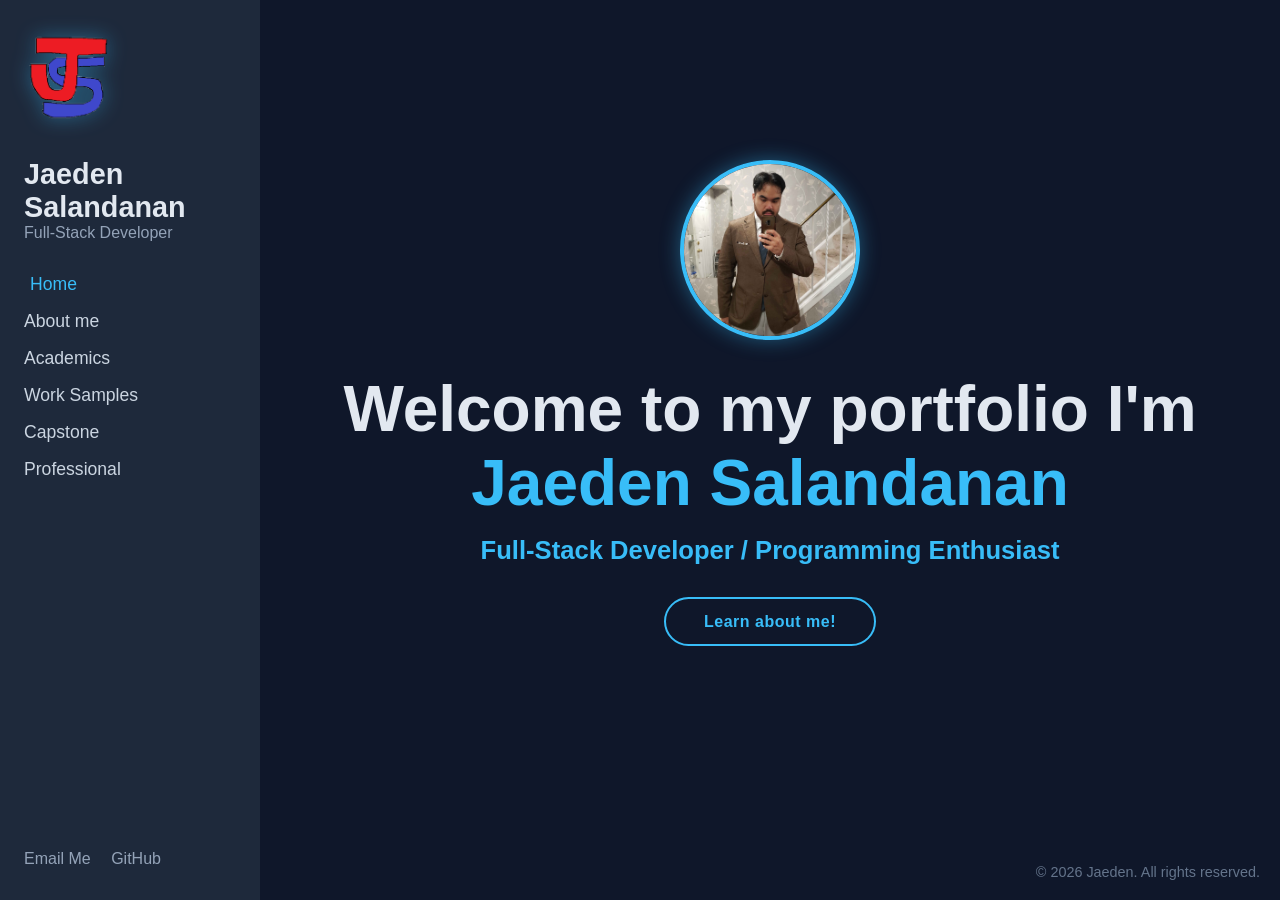
<file: index.html>
<!DOCTYPE html>
<html lang="en">
<head>
    <meta charset="UTF-8">
    <title>Jaeden | Home</title>
    <link rel="stylesheet" href="assets/css/styles.css">
</head>

<body class="home">

    <aside class="sidebar">
        <div class="sidebar-top">
            <img src="assets/docs/logo.png" alt="Logo" class="logo-img">
            <h2 class="name">Jaeden Salandanan</h2>
            <p class="role">Full-Stack Developer</p>

            <nav>
                <a href="index.html" class="active">Home</a>
                <a href="personal.html">About me</a>
                <a href="academic.html">Academics</a>
                <a href="work.html">Work Samples</a>
                <a href="capstone.html">Capstone</a>
                <a href="professional.html">Professional</a>
            </nav>
        </div>

        <div class="sidebar-bottom">
            <div class="socials">
                <a href="mailto:jaeden_salandanan@yahoo.com">Email Me</a>
                <a href="https://github.com/Juiceir" target="_blank" rel="noopener noreferrer">
                    GitHub
                </a>
            </div>
        </div>
    </aside>

    <main>
        <section class="hero">
            <img src="assets/docs/Portfoliopfp.jpg" alt="Profile Picture" class="profile-pic">

            <h1>Welcome to my portfolio I'm</h1>
            <h1><span class="accent">Jaeden Salandanan</span></h1>
            <h2>Full-Stack Developer / Programming Enthusiast</h2>

            <a class="btn-primary" href="personal.html">Learn about me!</a>
        </section>

    </main>

    <footer class="footer">
        © 2026 Jaeden. All rights reserved.
    </footer>

</body>
</html>
</file>
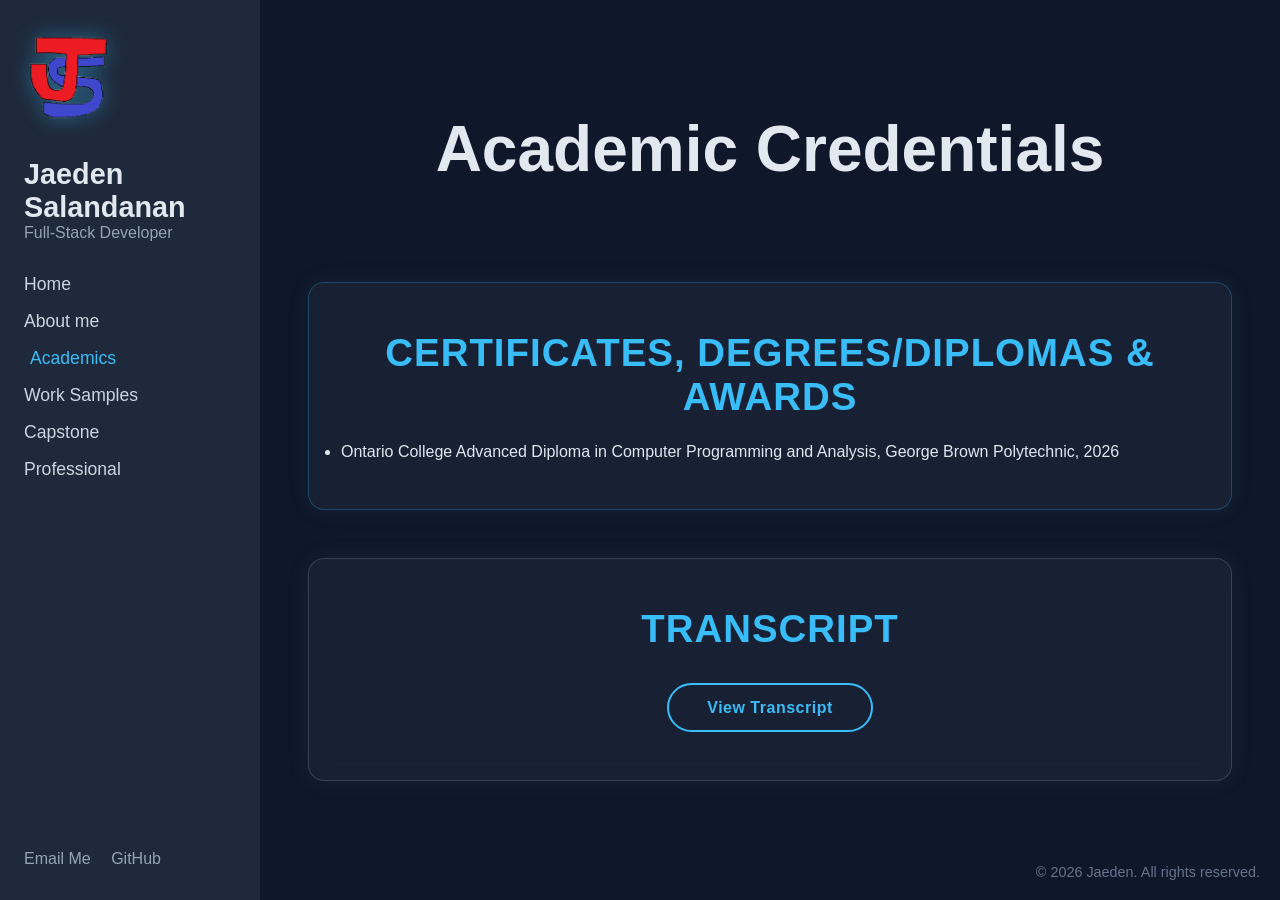
<file: academic.html>
<!DOCTYPE html>
<html lang="en">
<head>
    <meta charset="UTF-8">
    <title>Jaeden | Academics</title>
    <link rel="stylesheet" href="assets/css/styles.css">
</head>

<body class="academic">

    <aside class="sidebar">
        <div class="sidebar-top">
            <img src="assets/docs/logo.png" alt="Logo" class="logo-img">
            <h2 class="name">Jaeden Salandanan</h2>
            <p class="role">Full-Stack Developer</p>

            <nav>
                <a href="index.html">Home</a>
                <a href="personal.html">About me</a>
                <a href="academic.html" class="active">Academics</a>
                <a href="work.html">Work Samples</a>
                <a href="capstone.html">Capstone</a>
                <a href="professional.html">Professional</a>
            </nav>
        </div>

        <div class="sidebar-bottom">
            <div class="socials">
                <a href="mailto:jaeden_salandanan@yahoo.com">Email Me</a>
                <a href="https://github.com/Juiceir" target="_blank" rel="noopener noreferrer">
                    GitHub
                </a>
            </div>
        </div>
    </aside>

    <main>
        <section class="hero small-hero">
            <h1>Academic Credentials</h1>
        </section>

        <section class="section">
            <h2 class="section-title">Certificates, Degrees/Diplomas & Awards</h2>
            <ul>
                <li>Ontario College Advanced Diploma in Computer Programming and Analysis, George Brown Polytechnic, 2026</li>

            </ul>
        </section>

        <section class="section-alt">
            <h2 class="section-title">Transcript</h2>
            <a class="btn-primary"
               href="assets/docs/Academic_Transcript.pdf"
               target="_blank"
               rel="noopener noreferrer">
                View Transcript
            </a>
        </section>
    </main>

    <footer class="footer">
        © 2026 Jaeden. All rights reserved.
    </footer>

</body>
</file>
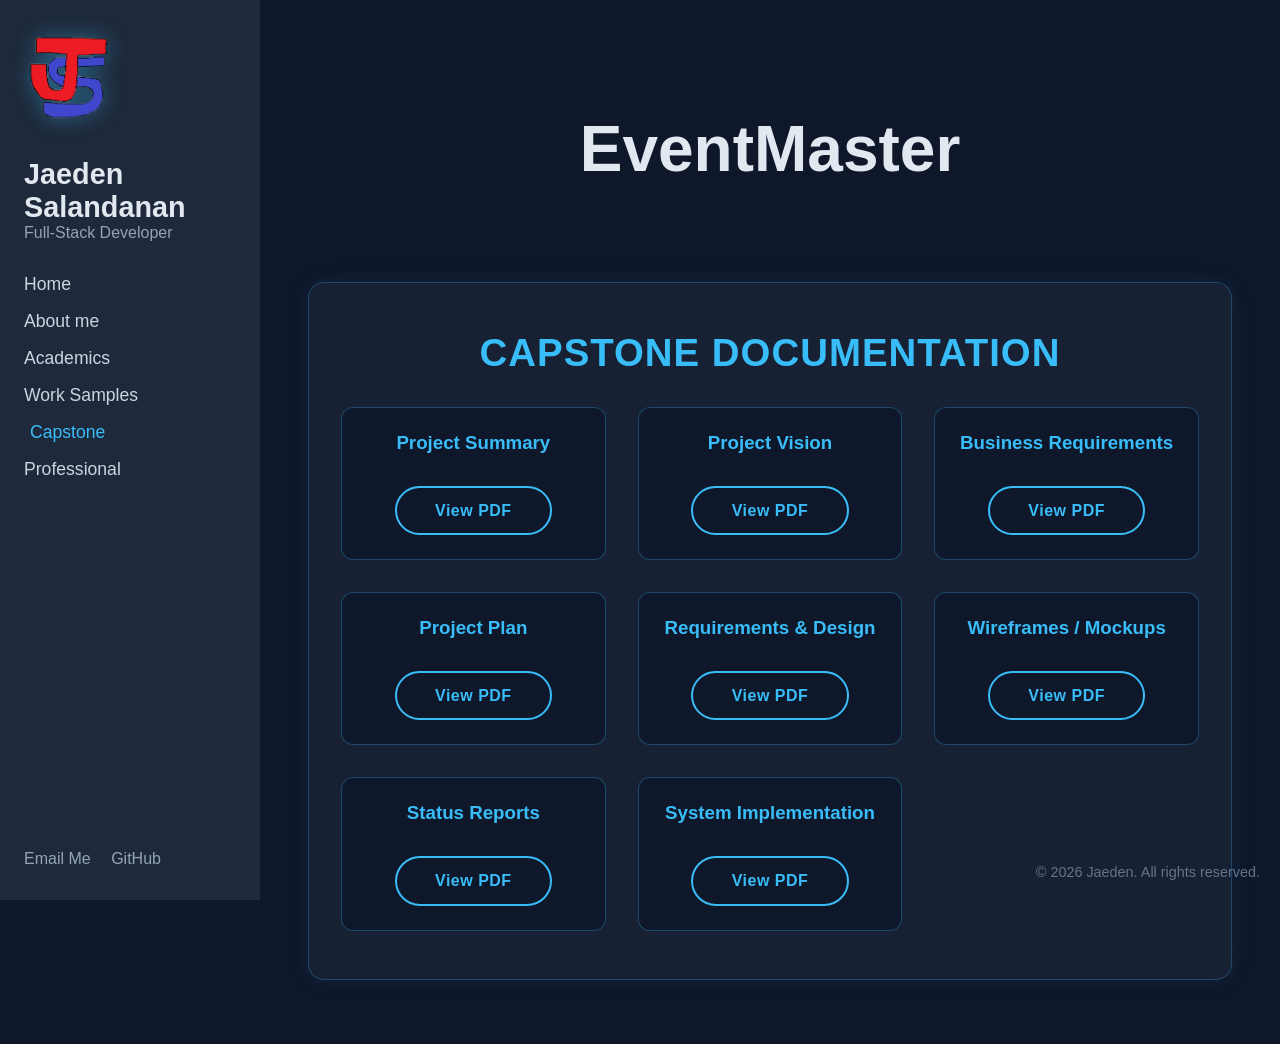
<file: capstone.html>
<!DOCTYPE html>
<html lang="en">
<head>
    <meta charset="UTF-8">
    <title>Jaeden | Capstone</title>
    <link rel="stylesheet" href="assets/css/styles.css">
</head>

<body class="capstone">

    <aside class="sidebar">
        <div class="sidebar-top">
            <img src="assets/docs/logo.png" alt="Logo" class="logo-img">
            <h2 class="name">Jaeden Salandanan</h2>
            <p class="role">Full-Stack Developer</p>

            <nav>
                <a href="index.html">Home</a>
                <a href="personal.html">About me</a>
                <a href="academic.html">Academics</a>
                <a href="work.html">Work Samples</a>
                <a href="capstone.html" class="active">Capstone</a>
                <a href="professional.html">Professional</a>
            </nav>
        </div>

        <div class="sidebar-bottom">
            <div class="socials">
                <a href="mailto:jaeden_salandanan@yahoo.com">Email Me</a>
                <a href="https://github.com/Juiceir" target="_blank" rel="noopener noreferrer">
                    GitHub
                </a>
            </div>
        </div>
    </aside>

    <main>
        <section class="hero small-hero">
            <h1>EventMaster</h1>
        </section>

        <section class="section">
            <h2 class="section-title">Capstone Documentation</h2>

            <div class="capstone-grid">

                <div class="capstone-card">
                    <h3>Project Summary</h3>
                    <a class="btn-primary" href="assets/docs/F24_T8_Project Summary.pdf" target="_blank">View PDF</a>
                </div>

                <div class="capstone-card">
                    <h3>Project Vision</h3>
                    <a class="btn-primary" href="assets/docs/F24_T8_Project Vision.pdf" target="_blank">View PDF</a>
                </div>

                <div class="capstone-card">
                    <h3>Business Requirements</h3>
                    <a class="btn-primary" href="assets/docs/F24_T8_High Level Requirements.pdf" target="_blank">View PDF</a>
                </div>

                <div class="capstone-card">
                    <h3>Project Plan</h3>
                    <a class="btn-primary" href="assets/docs/F25_T8_Project Plan_V2.pdf" target="_blank">View PDF</a>
                </div>

                <div class="capstone-card">
                    <h3>Requirements & Design</h3>
                    <a class="btn-primary" href="assets/docs/F24_T8_Requirements Analysis and Design.pdf" target="_blank">View PDF</a>
                </div>

                <div class="capstone-card">
                    <h3>Wireframes / Mockups</h3>
                    <a class="btn-primary" href="assets/docs/WireframeMockups.pdf" target="_blank">View PDF</a>
                </div>

                <div class="capstone-card">
                    <h3>Status Reports</h3>
                    <a class="btn-primary" href="assets/docs/T8_ProjectStatusReport1.pdf" target="_blank">View PDF</a>
                </div>

                <div class="capstone-card">
                    <h3>System Implementation</h3>
                    <a class="btn-primary" href="assets/docs/EventMaster System Implementation.pdf" target="_blank">View PDF</a>
                </div>

            </div>
        </section>
    </main>

    <footer class="footer">
        © 2026 Jaeden. All rights reserved.
    </footer>

</body>
</file>
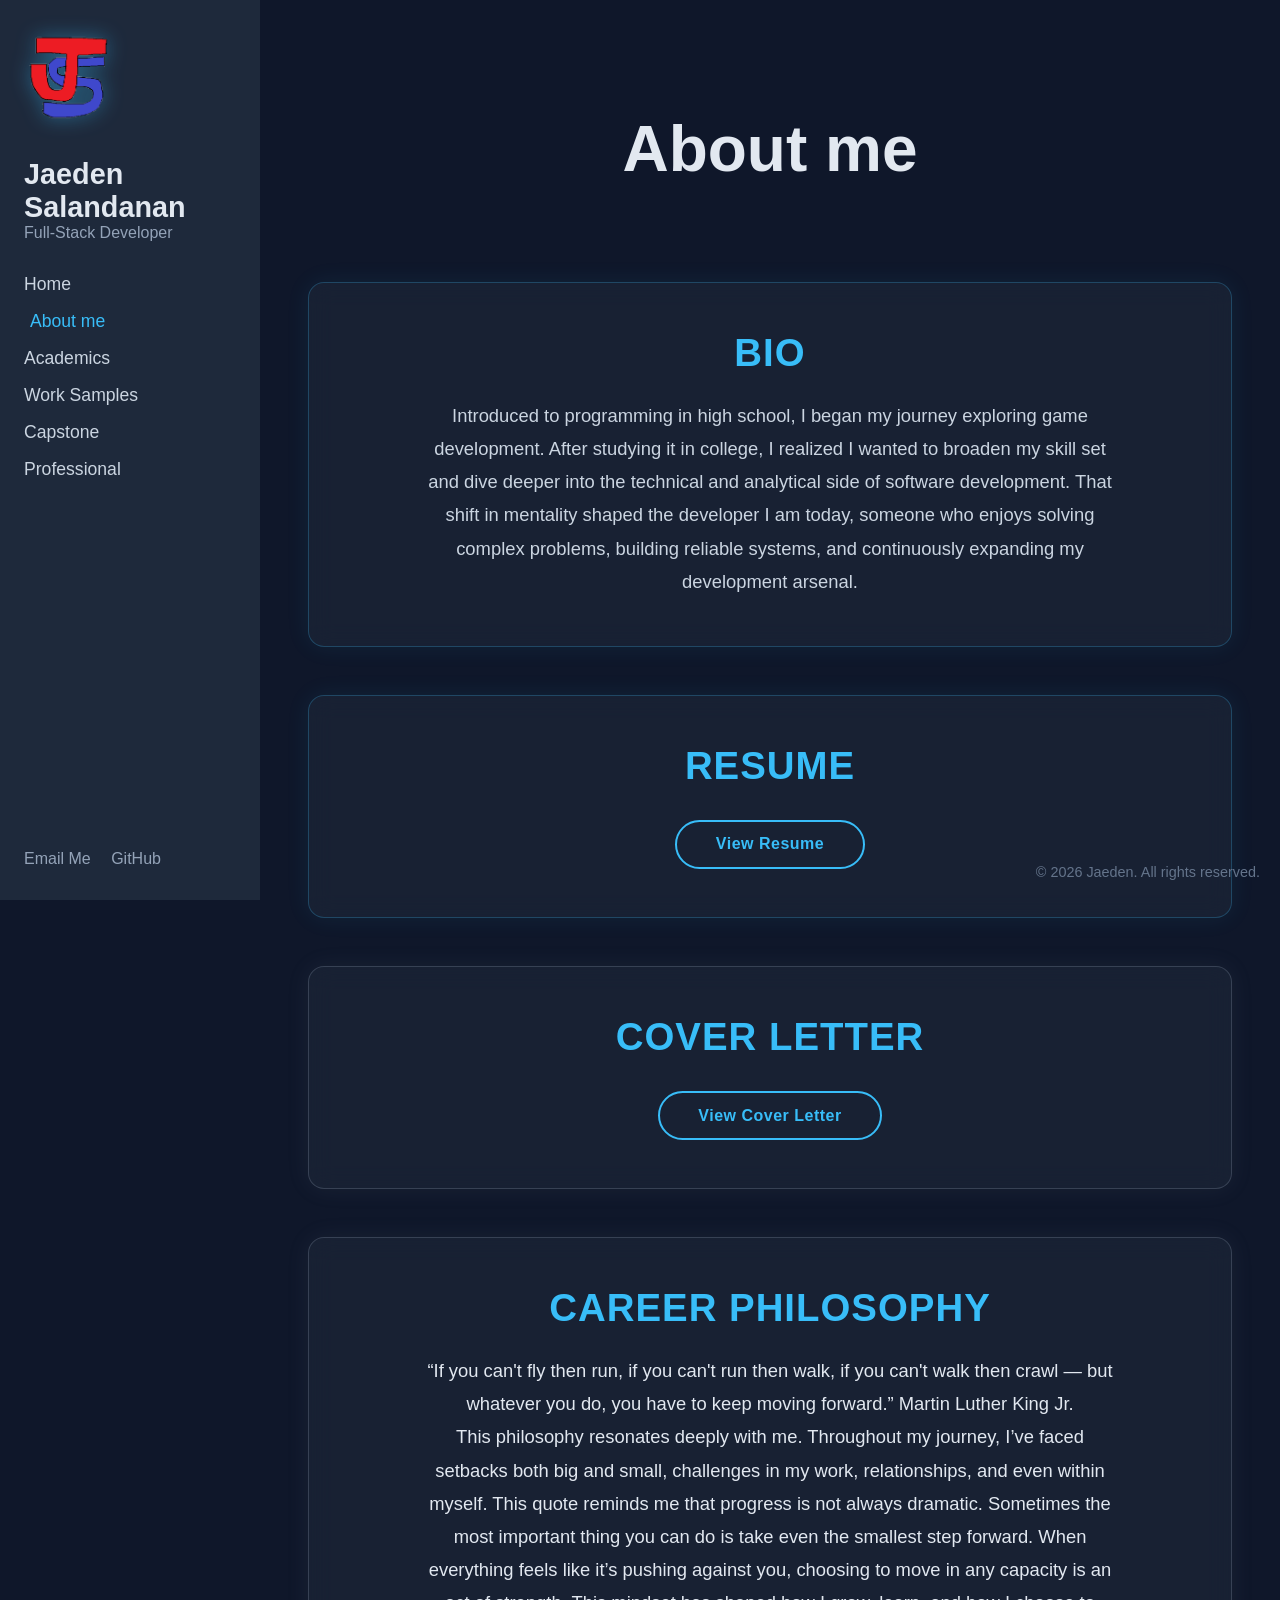
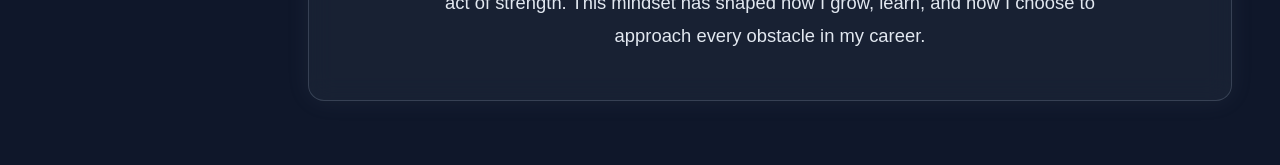
<file: personal.html>
<!DOCTYPE html>
<html lang="en">
<head>
    <meta charset="UTF-8">
    <title>Jaeden | About me</title>
    <link rel="stylesheet" href="assets/css/styles.css">
</head>
<body class="personal">

    <aside class="sidebar">
        <div class="sidebar-top">
            <img src="assets/docs/logo.png" alt="Logo" class="logo-img">
            <h2 class="name">Jaeden Salandanan</h2>
            <p class="role">Full-Stack Developer</p>

            <nav>
                <a href="index.html">Home</a>
                <a href="personal.html" class="active">About me</a>
                <a href="academic.html">Academics</a>
                <a href="work.html">Work Samples</a>
                <a href="capstone.html">Capstone</a>
                <a href="professional.html">Professional</a>
            </nav>
        </div>

        <div class="sidebar-bottom">
            <div class="socials">
                <a href="mailto:jaeden_salandanan@yahoo.com">Email Me</a>
                <a href="https://github.com/Juiceir" target="_blank" rel="noopener noreferrer">
                    GitHub
                </a>
            </div>
        </div>
    </aside>

    <main>
        <section class="hero small-hero">
            <h1>About me</h1>
        </section>

        <section class="section">
            <h2 class="section-title">Bio</h2>
            <p>Introduced to programming in high school, I began my journey exploring game development. After studying it in college, I realized I wanted to broaden my skill set and dive deeper into the technical and analytical side of software development. That shift in mentality shaped the developer I am today, someone who enjoys solving complex problems, building reliable systems, and continuously expanding my development arsenal.</p>
        </section>

        <section class="section">
            <h2 class="section-title">Resume</h2>
            <a class="btn-primary"
               href="assets/docs/JaedenSalandanan_Resume_2026.pdf"
               target="_blank"
               rel="noopener noreferrer">
                View Resume
            </a>
        </section>

        <section class="section-alt">
            <h2 class="section-title">Cover Letter</h2>
            <a class="btn-primary"
               href="assets/docs/JaedenSalandanan_CLTemplate.pdf"
               target="_blank"
               rel="noopener noreferrer">
                View Cover Letter
            </a>
        </section>

        <section class="section-alt">
            <h2 class="section-title">Career Philosophy</h2>
            <p>
                “If you can't fly then run, if you can't run then walk, if you can't walk then crawl — but whatever you do, you have to keep moving forward.” Martin Luther King Jr.
            </p>
            <p>This philosophy resonates deeply with me. Throughout my journey, I’ve faced setbacks both big and small, challenges in my work, relationships, and even within myself. This quote reminds me that progress is not always dramatic. Sometimes the most important thing you can do is take even the smallest step forward. When everything feels like it’s pushing against you, choosing to move in any capacity is an act of strength. This mindset has shaped how I grow, learn, and how I choose to approach every obstacle in my career.</p>
        </section>
    </main>

    <footer class="footer">
        © 2026 Jaeden. All rights reserved.
    </footer>

</body>
</html>
</file>
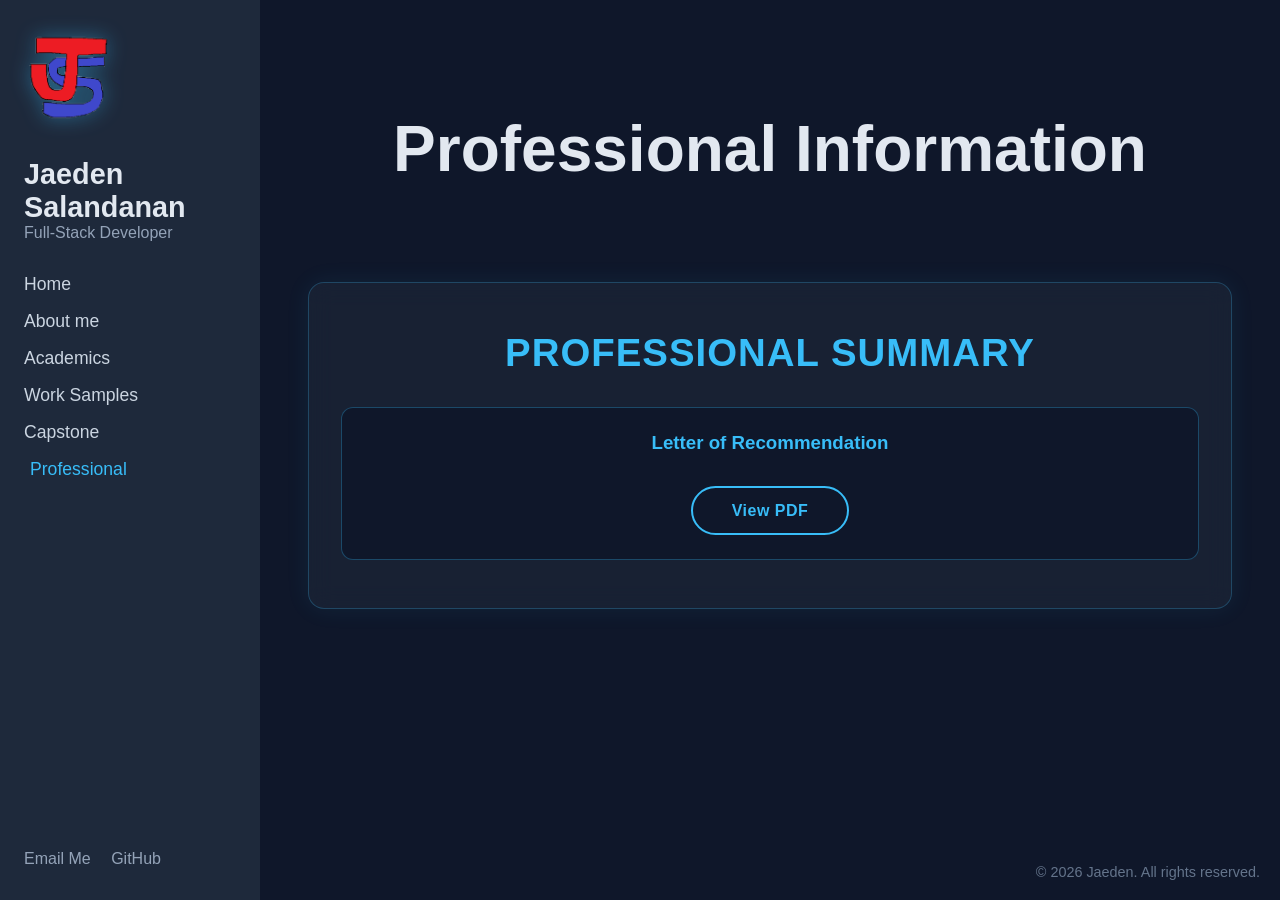
<file: professional.html>
<!DOCTYPE html>
<html lang="en">
<head>
    <meta charset="UTF-8">
    <title>Jaeden | Professional</title>
    <link rel="stylesheet" href="assets/css/styles.css">
</head>

<body class="professional">

    <aside class="sidebar">
        <div class="sidebar-top">
            <img src="assets/docs/logo.png" alt="Logo" class="logo-img">
            <h2 class="name">Jaeden Salandanan</h2>
            <p class="role">Full-Stack Developer</p>

            <nav>
                <a href="index.html">Home</a>
                <a href="personal.html">About me</a>
                <a href="academic.html">Academics</a>
                <a href="work.html">Work Samples</a>
                <a href="capstone.html">Capstone</a>
                <a href="professional.html" class="active">Professional</a>
            </nav>
        </div>

        <div class="sidebar-bottom">
            <div class="socials">
                <a href="mailto:jaeden_salandanan@yahoo.com">Email Me</a>
                <a href="https://github.com/Juiceir" target="_blank" rel="noopener noreferrer">
                GitHub
                </a>
            </div>
        </div>
    </aside>

  <main>
  <section class="hero small-hero">
    <h1>Professional Information</h1>
  </section>

  <section class="section">
    <h2 class="section-title">Professional Summary</h2>

    <div class="professional-grid">
      <div class="professional-card">
        <h3>Letter of Recommendation</h3>
        <a class="btn-primary" href="assets/docs/LOR_Jaeden_Salandanan_W2026.pdf" target="_blank">View PDF</a>
      </div>
    </div>
  </section>
</main>

    <footer class="footer">
        © 2026 Jaeden. All rights reserved.
    </footer>

</body>
</file>
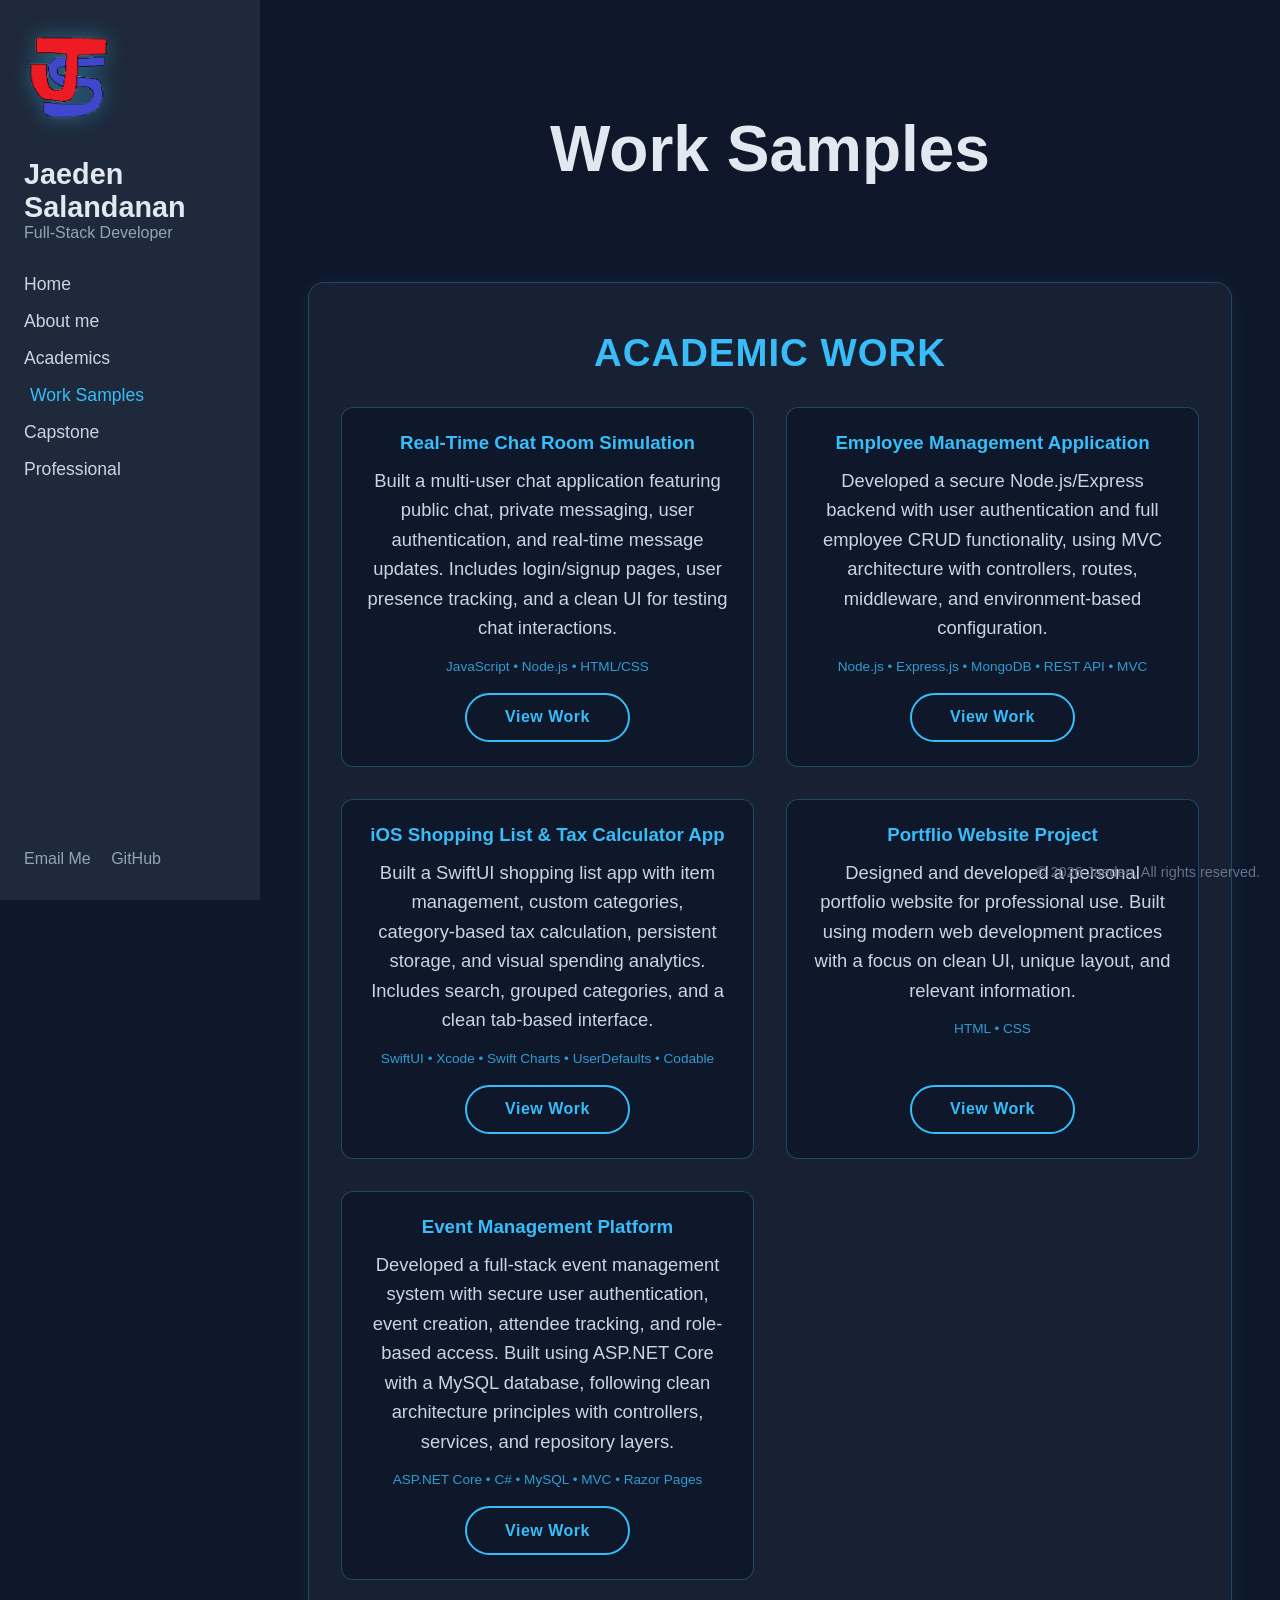
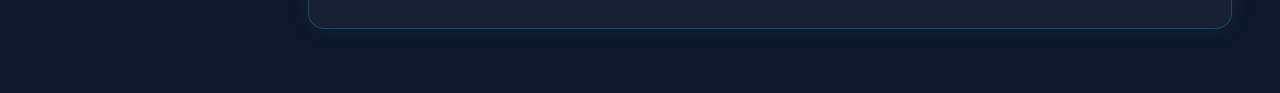
<file: work.html>
<!DOCTYPE html>
<html lang="en">
<head>
    <meta charset="UTF-8">
    <title>Jaeden | Work</title>
    <link rel="stylesheet" href="assets/css/styles.css">
</head>

<body class="work">

    <aside class="sidebar">
        <div class="sidebar-top">
            <img src="assets/docs/logo.png" alt="Logo" class="logo-img">
            <h2 class="name">Jaeden Salandanan</h2>
            <p class="role">Full-Stack Developer</p>

            <nav>
                <a href="index.html">Home</a>
                <a href="personal.html">About me</a>
                <a href="academic.html">Academics</a>
                <a href="work.html" class="active">Work Samples</a>
                <a href="capstone.html">Capstone</a>
                <a href="professional.html">Professional</a>
            </nav>
        </div>

        <div class="sidebar-bottom">
            <div class="socials">
                <a href="mailto:jaeden_salandanan@yahoo.com">Email Me</a>
                <a href="https://github.com/Juiceir" target="_blank" rel="noopener noreferrer">
                    GitHub
                </a>
            </div>
        </div>
    </aside>

    <main>
        <section class="hero small-hero">
            <h1>Work Samples</h1>
        </section>

        <section class="section">
            <h2 class="section-title">Academic Work</h2>

            <div class="academic-grid">

                <div class="academic-card">
                    <h3>Real-Time Chat Room Simulation</h3>
                    <p>
                        Built a multi-user chat application featuring public chat, private messaging,
                        user authentication, and real-time message updates. Includes login/signup pages,
                        user presence tracking, and a clean UI for testing chat interactions.
                    </p>
                    <span class="tags">JavaScript • Node.js • HTML/CSS</span>
                    <a class="btn-primary" href="https://github.com/Juiceir/101324631_lab_test1_chat_app" target="_blank">View Work</a>
                </div>

                <div class="academic-card">
                    <h3>Employee Management Application</h3>
                    <p>
                        Developed a secure Node.js/Express backend with user authentication and full employee CRUD functionality, 
                        using MVC architecture with controllers, routes, middleware, and environment‑based configuration.
                    </p>
                    <span class="tags">Node.js • Express.js • MongoDB • REST API • MVC</span>
                    <a class="btn-primary" href="https://github.com/Juiceir/Comp3133_101324631_Assignment1" target="_blank">View Work</a>
                </div>

                <div class="academic-card">
                    <h3>iOS Shopping List & Tax Calculator App</h3>
                    <p>
                        Built a SwiftUI shopping list app with item management, custom categories,
                        category‑based tax calculation, persistent storage, and visual spending analytics.
                        Includes search, grouped categories, and a clean tab‑based interface.
                    </p>
                    <span class="tags">SwiftUI • Xcode • Swift Charts • UserDefaults • Codable</span>
                    <a class="btn-primary" href="https://github.com/Cloudtemplar2615/MobDev_Project" target="_blank">View Work</a>
                </div>

                <div class="academic-card">
                    <h3>Portflio Website Project</h3>
                    <p>
                        Designed and developed a personal portfolio website for professional use. 
                        Built using modern web development practices with a focus on
                        clean UI, unique layout, and relevant information.
                    </p>
                    <span class="tags">HTML • CSS</span>
                    <a class="btn-primary" href="index.html" target="_blank">View Work</a>
                </div>

                <div class="academic-card">
                    <h3>Event Management Platform</h3>
                    <p>
                        Developed a full-stack event management system with secure user authentication,
                        event creation, attendee tracking, and role-based access. Built using ASP.NET Core
                        with a MySQL database, following clean architecture principles with controllers,
                        services, and repository layers.
                    </p>
                    <span class="tags">ASP.NET Core • C# • MySQL • MVC • Razor Pages</span>
                    <a class="btn-primary" href="https://github.com/Ginageegee/EventMaster" target="_blank">View Work</a>
                </div>

            </div>
        </section>
    </main>

    <footer class="footer">
        © 2026 Jaeden. All rights reserved.
    </footer>

</body>
</file>
<file: assets/css/styles.css>
* {
    margin: 0;
    padding: 0;
    box-sizing: border-box;
}

body {
    background: #0f172a;
    color: #e2e8f0;
    font-family: "Inter", sans-serif;
}

body, html {
    margin: 0;
    padding: 0;
    background-color: #0f172a;
    height: 100%;
}

.sidebar {
    width: 260px;
    height: 100vh;
    background: #1e293b;
    padding: 2rem 1.5rem;
    display: flex;
    flex-direction: column;
    justify-content: space-between;
    position: fixed;
    left: 0;
    top: 0;
}

.logo {
    font-size: 3rem;
    font-weight: 800;
    color: #38bdf8;
}

.name {
    font-size: 1.8rem;
    margin-top: 0.5rem;
}

.role {
    color: #94a3b8;
    margin-bottom: 2rem;
}

.sidebar nav a {
    display: block;
    margin: 1rem 0;
    color: #cbd5e1;
    text-decoration: none;
    font-size: 1.1rem;
    transition: 0.25s;
}

    .sidebar nav a:hover,
    .sidebar nav a.active {
        color: #38bdf8;
        transform: translateX(6px);
    }

.socials a {
    color: #94a3b8;
    margin-right: 1rem;
    text-decoration: none;
    transition: 0.25s;
}

    .socials a:hover {
        color: #38bdf8;
    }

main {
    margin-left: 260px;
    padding: 4rem 3rem;
    min-height: 100vh;
    width: calc(100% - 260px);
}

.hero {
    text-align: center;
    padding: 6rem 0;
    display: flex;
    flex-direction: column;
    align-items: center;
    justify-content: center;
}

.small-hero {
    padding: 3rem 0;
}

.hero h1 {
    font-size: 4rem;
    font-weight: 800;
}

.hero h2 {
    font-size: 1.6rem;
    margin-top: 1rem;
    color: #38bdf8;
}

.accent {
    color: #38bdf8;
}

.profile-pic {
    width: 180px;
    height: 180px;
    border-radius: 50%;
    object-fit: cover;
    border: 4px solid #38bdf8;
    margin-bottom: 2rem;
    box-shadow: 0 0 20px rgba(56, 189, 248, 0.4);
}

.btn-primary {
    display: block;
    margin: 2rem auto 0 auto; 
    width: fit-content;
    padding: 0.85rem 2.4rem;
    border: 2px solid #38bdf8;
    color: #38bdf8;
    text-decoration: none;
    border-radius: 999px;
    font-weight: 600;
    letter-spacing: 0.5px;
    transition: 0.25s ease;
    text-align: center;
}

    .btn-primary:hover {
        background: #38bdf8;
        color: #0f172a;
        box-shadow: 0 0 18px rgba(56, 189, 248, 0.45);
        transform: translateY(-2px);
    }

.section {
    background: rgba(30, 41, 59, 0.6);
    backdrop-filter: blur(12px);
    padding: 3rem 2rem;
    margin-top: 3rem;
    border-radius: 16px;
    border: 1px solid rgba(56, 189, 248, 0.25);
    box-shadow: 0 0 25px rgba(56, 189, 248, 0.08);
    transition: 0.3s ease;
}

    .section:hover {
        transform: translateY(-4px);
        box-shadow: 0 0 35px rgba(56, 189, 248, 0.15);
    }

.section-alt {
    background: rgba(30, 41, 59, 0.6);
    backdrop-filter: blur(12px);
    padding: 3rem 2rem;
    margin-top: 3rem;
    border-radius: 16px;
    border: 1px solid rgba(148, 163, 184, 0.25);
    box-shadow: 0 0 25px rgba(148, 163, 184, 0.08);
    transition: 0.3s ease;
}

    .section-alt:hover {
        transform: translateY(-4px);
        box-shadow: 0 0 35px rgba(148, 163, 184, 0.15);
    }

.logo-img {
    width: 90px;
    height: 90px;
    object-fit: contain;
    margin-bottom: 1.5rem;
    filter: drop-shadow(0 0 10px rgba(56, 189, 248, 0.4));
}

.section-title {
    font-size: 2.4rem;
    font-weight: 800;
    text-align: center;
    margin-bottom: 1.5rem;
    letter-spacing: 1px;
    color: #38bdf8;
    text-transform: uppercase;
}

.section p {
    font-size: 1.15rem;
    line-height: 1.8;
    color: #cbd5e1;
    max-width: 700px;
    margin: 0 auto;
    text-align: center;
}

.section-alt p {
    font-size: 1.15rem;
    line-height: 1.8;
    color: #e2e8f0;
    max-width: 700px;
    margin: 0 auto;
    text-align: center;
}

.footer {
    position: fixed;
    bottom: 20px;
    right: 20px;
    color: #64748b;
    font-size: 0.9rem;
}

.academic-grid {
    display: grid;
    grid-template-columns: repeat(auto-fit, minmax(280px, 1fr));
    gap: 2rem;
    margin-top: 2rem;
}

.academic-card {
    background: #0f172a;
    border: 1px solid rgba(56, 189, 248, 0.3);
    text-align:center;
    padding: 1.5rem;
    border-radius: 12px;
    transition: 0.3s ease;
    display: flex;
    flex-direction: column;
    justify-content: space-between;
}

    .academic-card:hover {
        border-color: #38bdf8;
        box-shadow: 0 0 20px rgba(56, 189, 248, 0.2);
        transform: translateY(-4px);
    }

    .academic-card h3 {
        color: #38bdf8;
        margin-bottom: 0.75rem;
    }

    .academic-card p {
        color: #cbd5e1;
        margin-bottom: 1rem;
        line-height: 1.6;
    }

.tags {
    display: inline-block;
    margin-bottom: 1.2rem;
    font-size: 0.85rem;
    color: #38bdf8;
    opacity: 0.8;
}

.academic-card .btn-primary {
    margin-top: auto;
}

.capstone-grid {
    display: grid;
    grid-template-columns: repeat(auto-fit, minmax(260px, 1fr));
    gap: 2rem;
    margin-top: 2rem;
}

.capstone-card {
    background: #0f172a;
    border: 1px solid rgba(56, 189, 248, 0.3);
    padding: 1.5rem;
    border-radius: 12px;
    text-align: center;
    transition: 0.3s ease;
}

    .capstone-card:hover {
        border-color: #38bdf8;
        box-shadow: 0 0 20px rgba(56, 189, 248, 0.2);
        transform: translateY(-4px);
    }

    .capstone-card h3 {
        color: #38bdf8;
        margin-bottom: 1rem;
    }

.professional-grid {
    display: grid;
    grid-template-columns: repeat(auto-fit, minmax(260px, 1fr));
    gap: 2rem;
    margin-top: 2rem;
}

.professional-card {
    background: #0f172a;
    border: 1px solid rgba(56, 189, 248, 0.3);
    padding: 1.5rem;
    border-radius: 12px;
    text-align: center;
    transition: 0.3s ease;
}

    .professional-card:hover {
        border-color: #38bdf8;
        box-shadow: 0 0 20px rgba(56, 189, 248, 0.2);
        transform: translateY(-4px);
    }

    .professional-card h3 {
        color: #38bdf8;
        margin-bottom: 1rem;
    }
</file>
